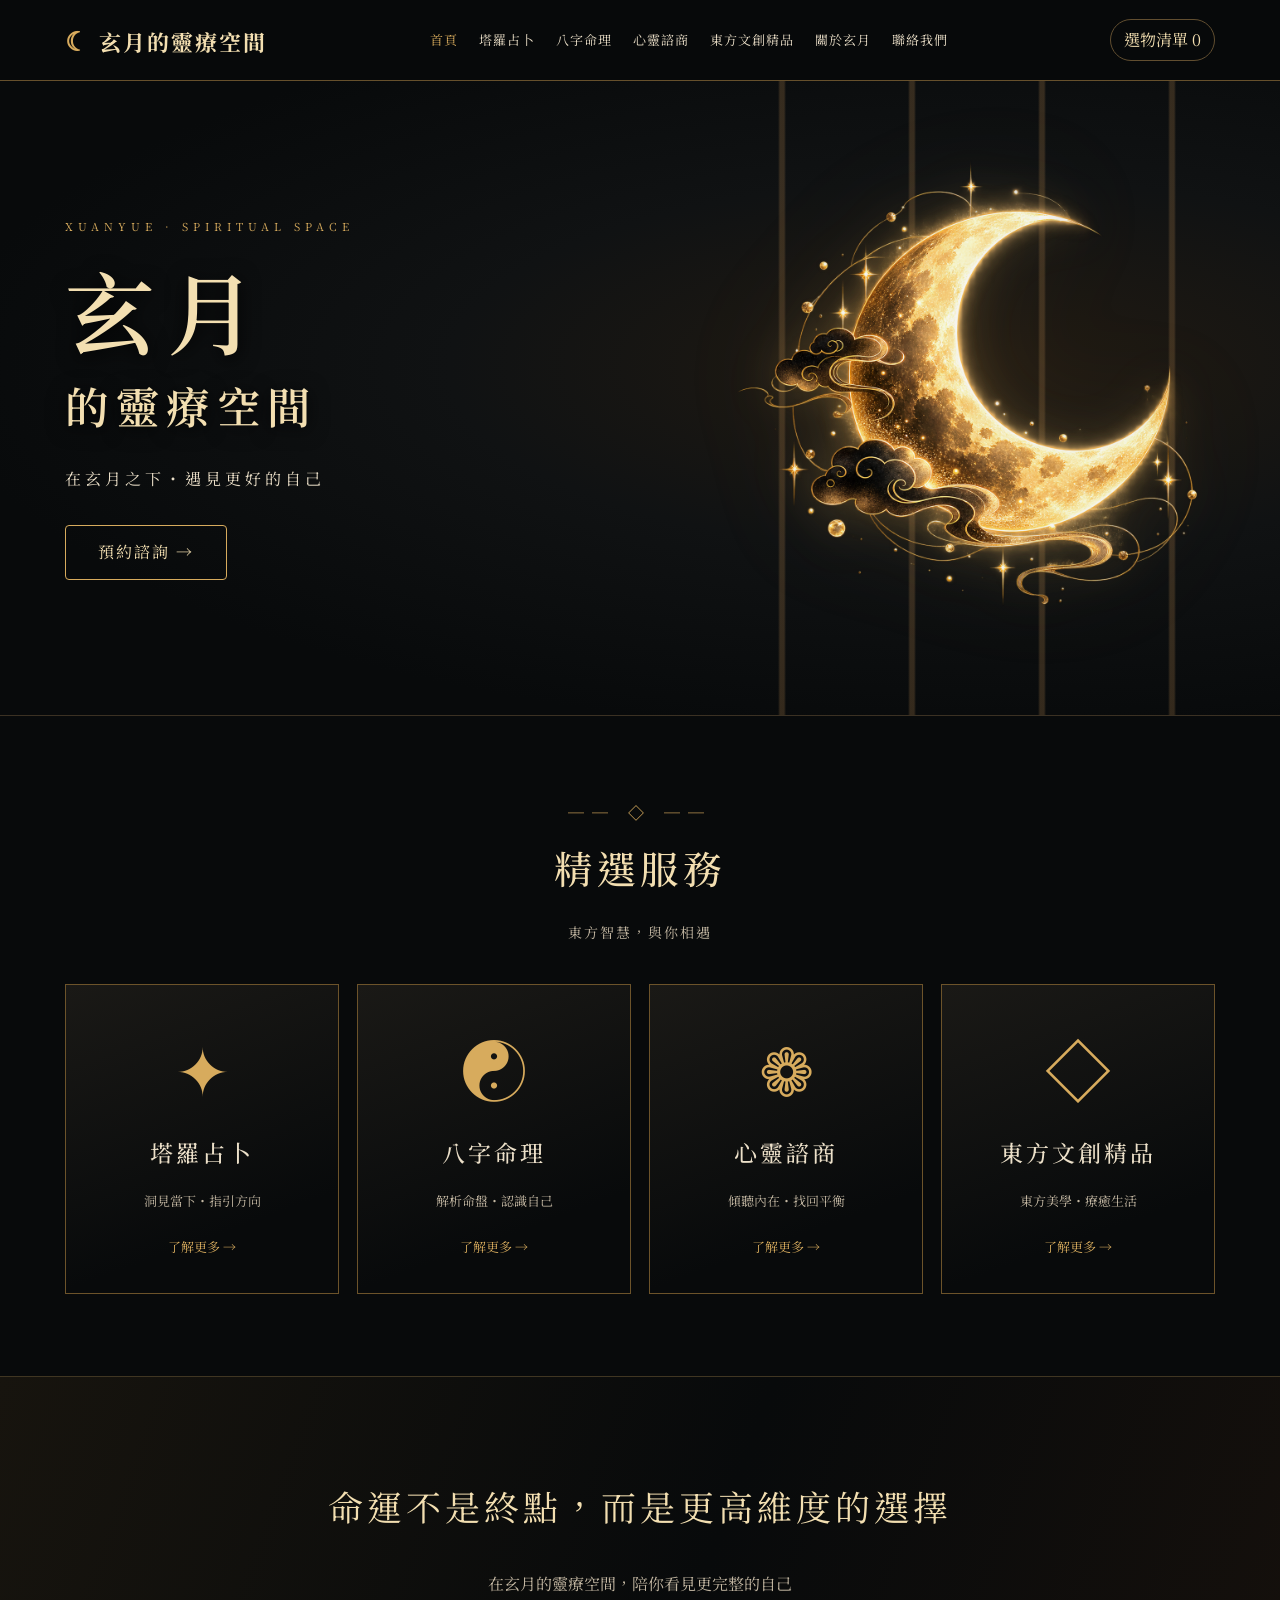
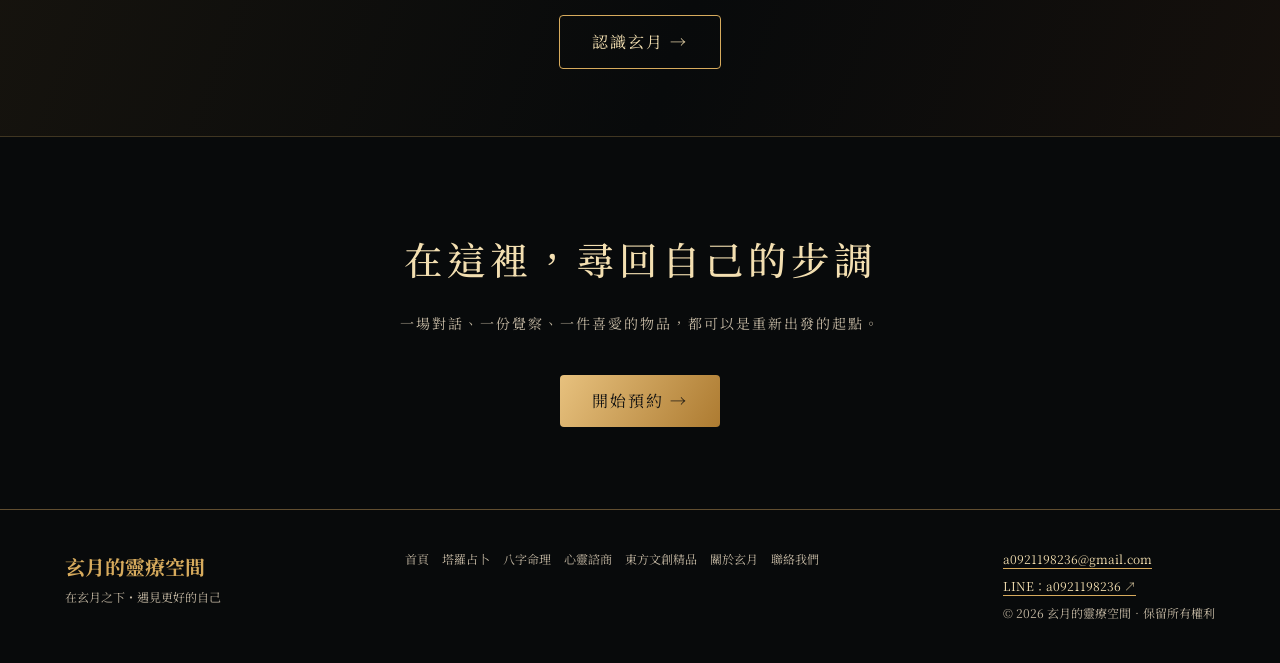
<file: index.html>
<!doctype html>
<html lang="zh-Hant"><head><meta charset="UTF-8"><meta name="viewport" content="width=device-width,initial-scale=1"><meta name="theme-color" content="#080a0b"><meta name="description" content="玄月的靈療空間｜塔羅占卜、八字命理、心靈諮商與東方文創精品。於玄月之下，遇見更好的自己。"><title>首頁｜玄月的靈療空間</title><link rel="stylesheet" href="styles.css"></head>
<body data-page="home"><div id="app"></div><script src="app.js" defer></script></body></html>
</file>
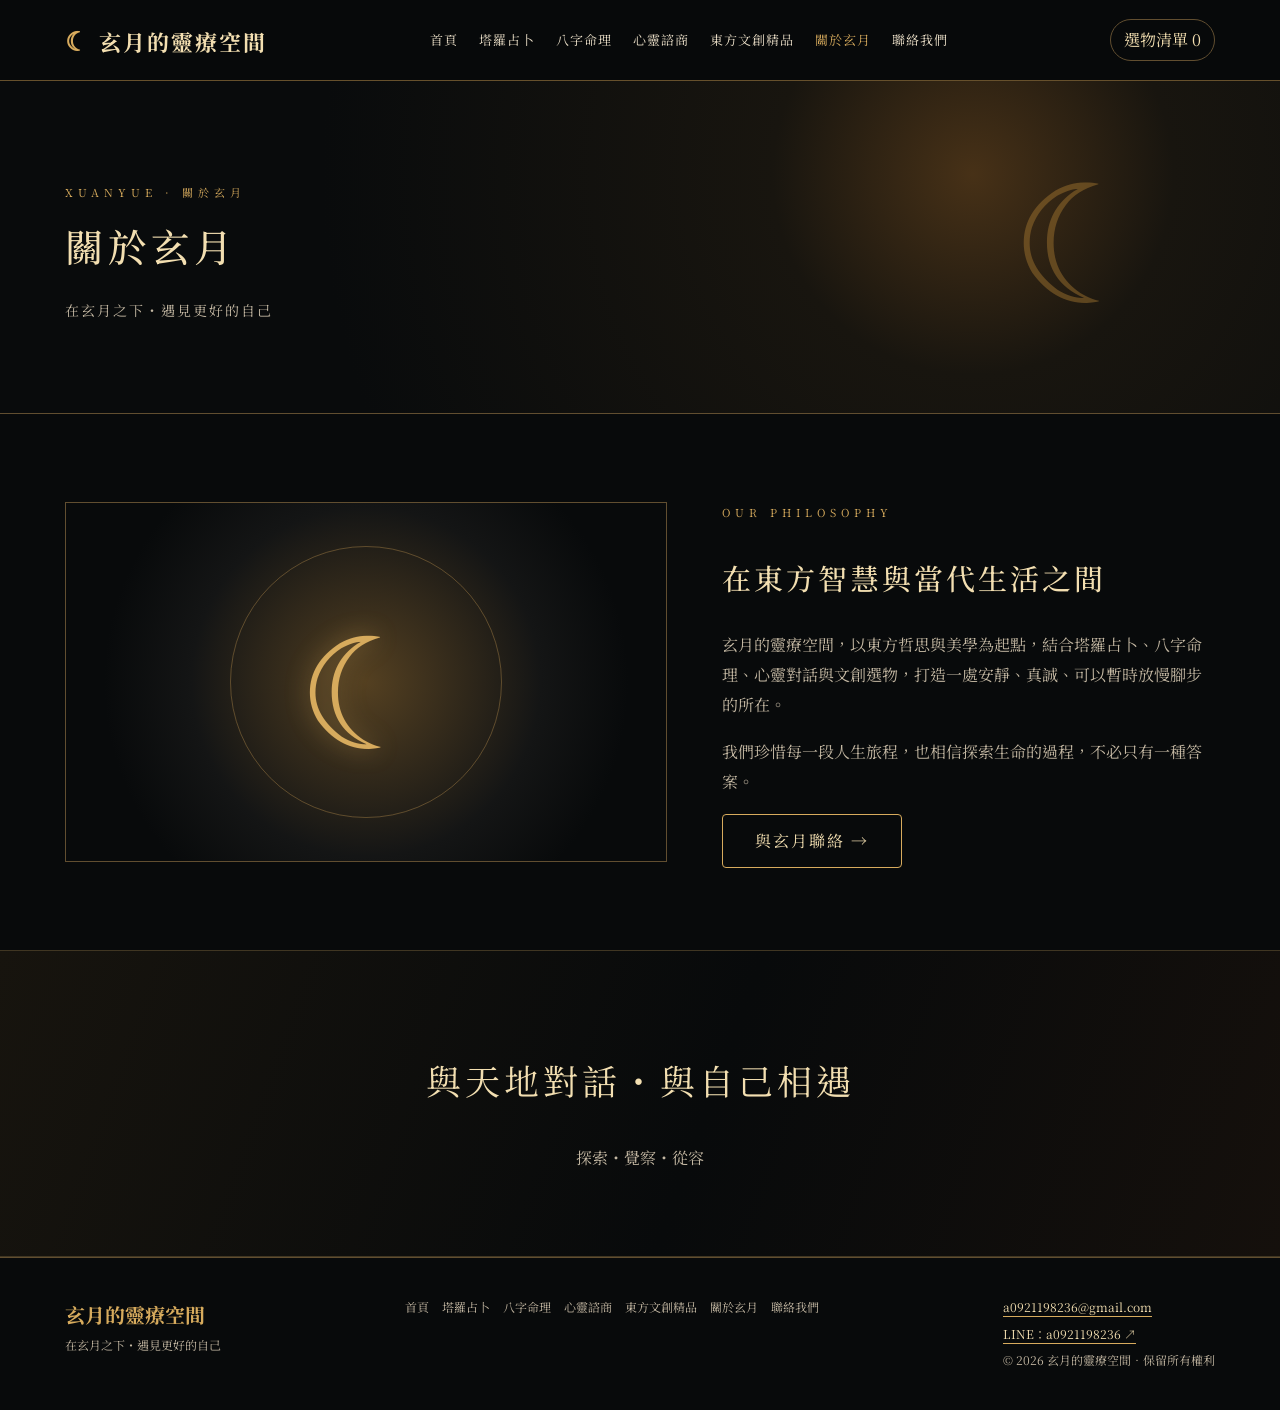
<file: about.html>
<!doctype html>
<html lang="zh-Hant"><head><meta charset="UTF-8"><meta name="viewport" content="width=device-width,initial-scale=1"><meta name="theme-color" content="#080a0b"><meta name="description" content="玄月的靈療空間｜塔羅占卜、八字命理、心靈諮商與東方文創精品。於玄月之下，遇見更好的自己。"><title>關於玄月｜玄月的靈療空間</title><link rel="stylesheet" href="styles.css"></head>
<body data-page="about"><div id="app"></div><script src="app.js" defer></script></body></html>
</file>
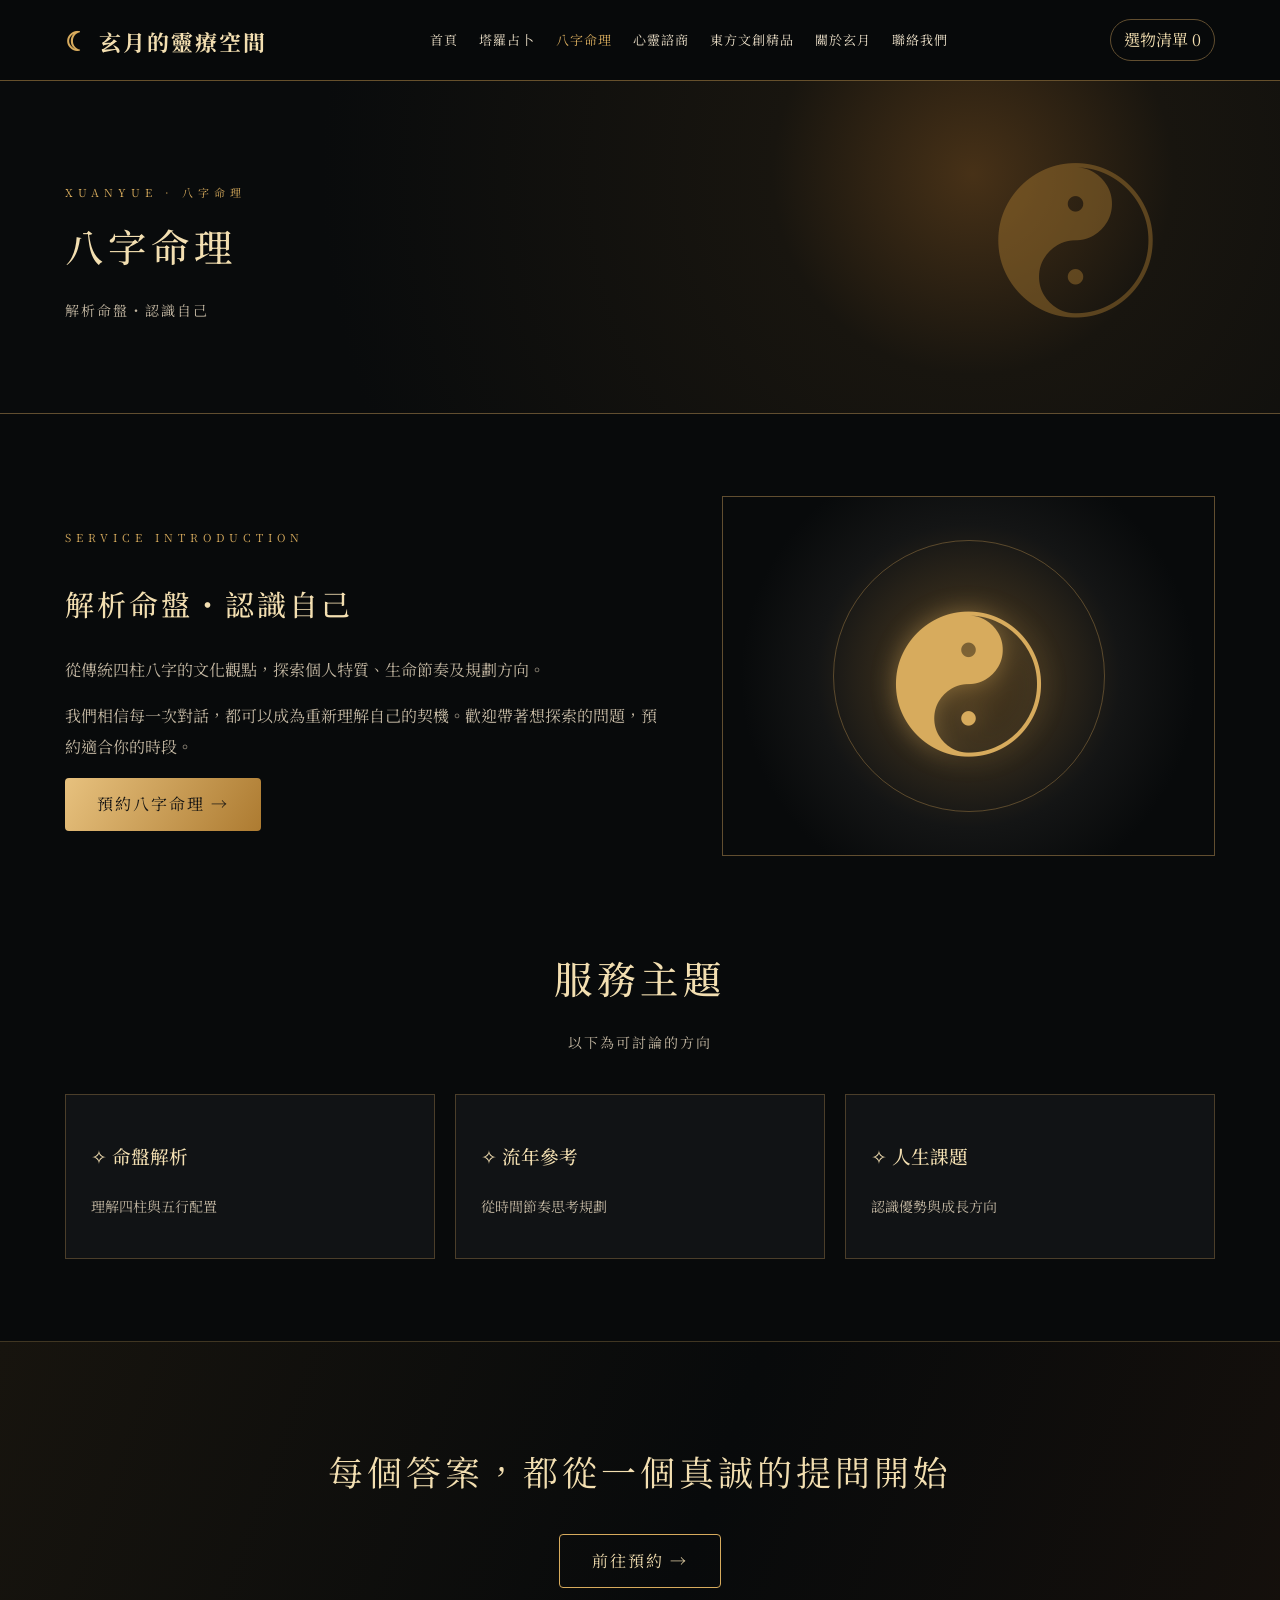
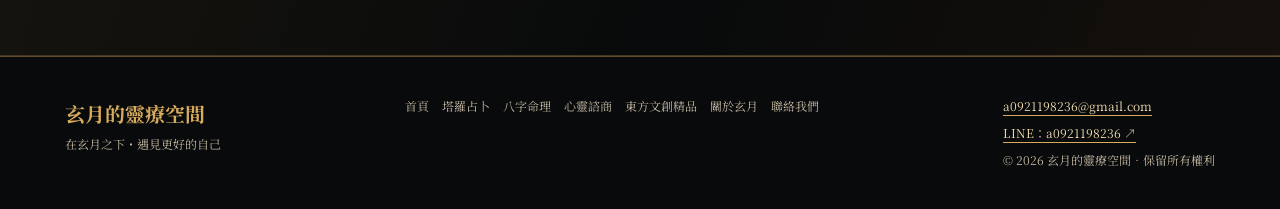
<file: bazi.html>
<!doctype html>
<html lang="zh-Hant"><head><meta charset="UTF-8"><meta name="viewport" content="width=device-width,initial-scale=1"><meta name="theme-color" content="#080a0b"><meta name="description" content="玄月的靈療空間｜塔羅占卜、八字命理、心靈諮商與東方文創精品。於玄月之下，遇見更好的自己。"><title>八字命理｜玄月的靈療空間</title><link rel="stylesheet" href="styles.css"></head>
<body data-page="bazi"><div id="app"></div><script src="app.js" defer></script></body></html>
</file>
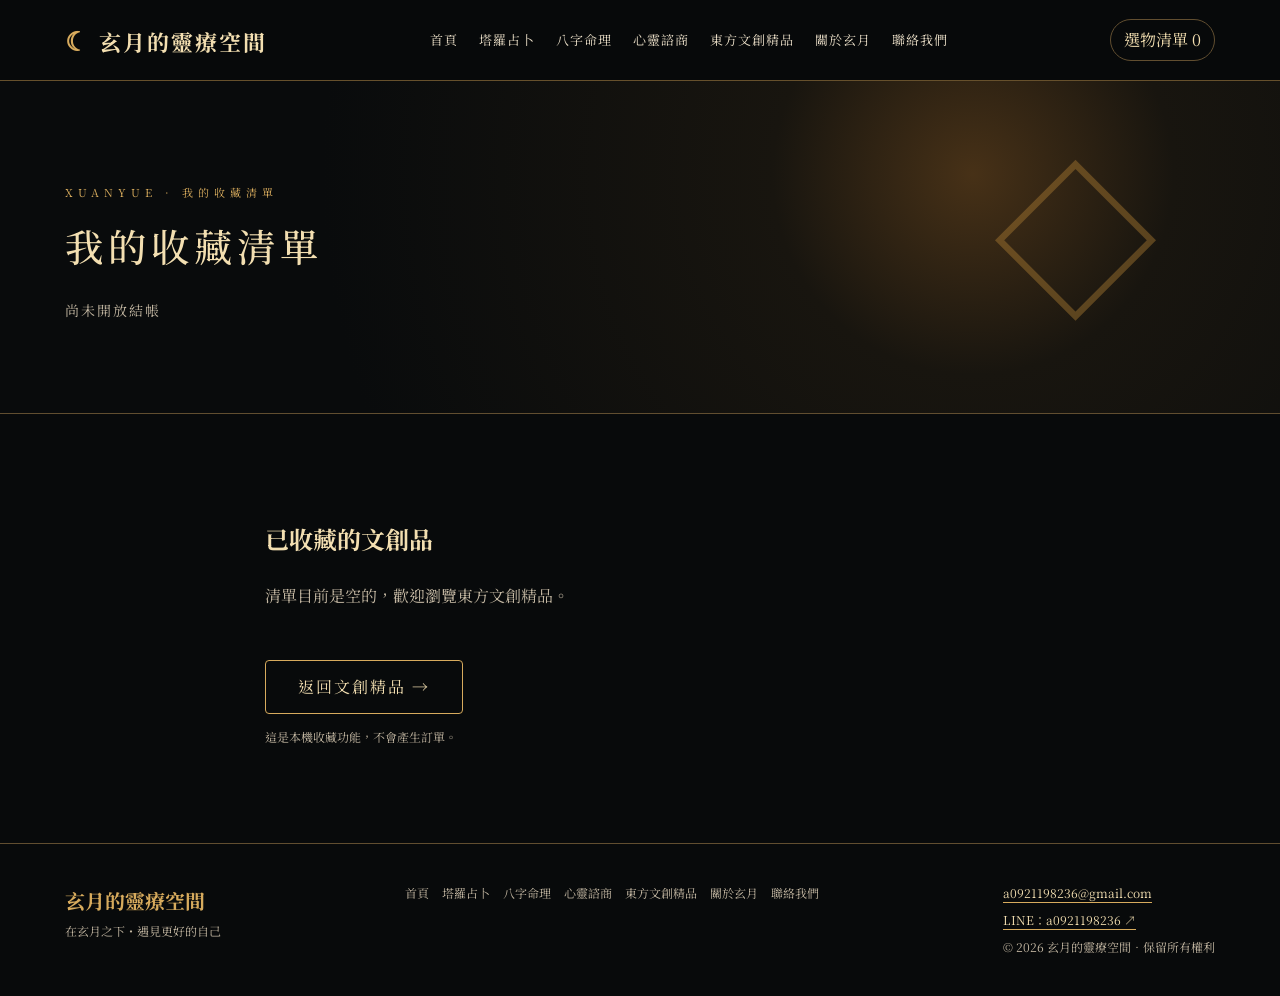
<file: cart.html>
<!doctype html>
<html lang="zh-Hant"><head><meta charset="UTF-8"><meta name="viewport" content="width=device-width,initial-scale=1"><meta name="theme-color" content="#080a0b"><meta name="description" content="玄月的靈療空間｜塔羅占卜、八字命理、心靈諮商與東方文創精品。於玄月之下，遇見更好的自己。"><title>選物收藏｜玄月的靈療空間</title><link rel="stylesheet" href="styles.css"></head>
<body data-page="cart"><div id="app"></div><script src="app.js" defer></script></body></html>
</file>
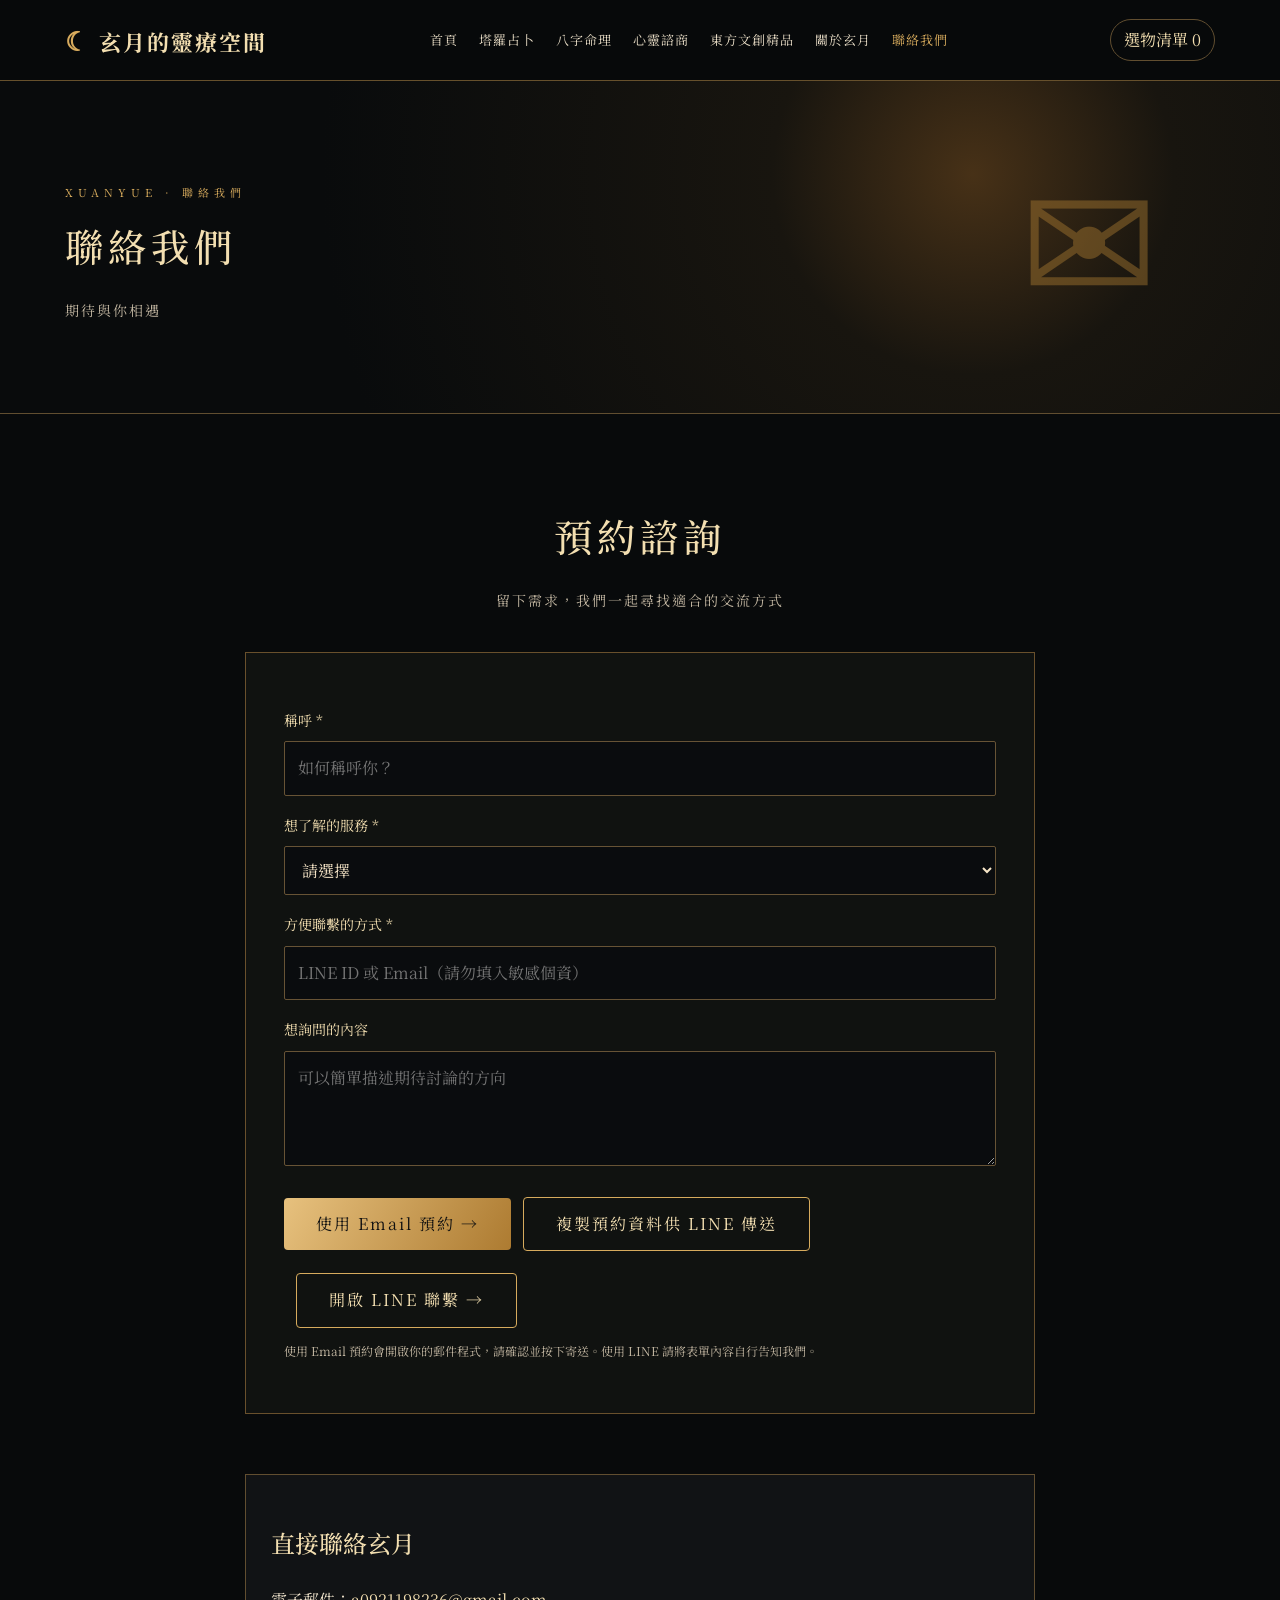
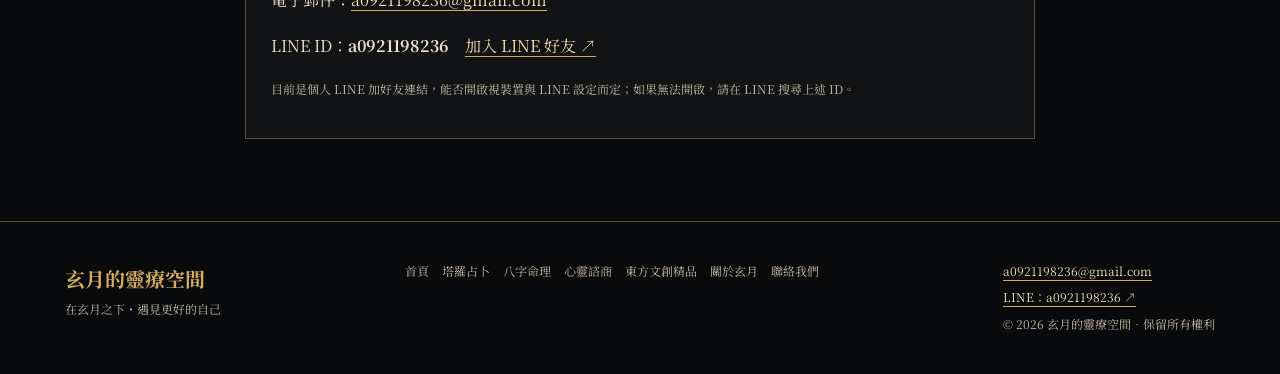
<file: contact.html>
<!doctype html>
<html lang="zh-Hant"><head><meta charset="UTF-8"><meta name="viewport" content="width=device-width,initial-scale=1"><meta name="theme-color" content="#080a0b"><meta name="description" content="玄月的靈療空間｜塔羅占卜、八字命理、心靈諮商與東方文創精品。於玄月之下，遇見更好的自己。"><title>聯絡我們｜玄月的靈療空間</title><link rel="stylesheet" href="styles.css"></head>
<body data-page="contact"><div id="app"></div><script src="app.js" defer></script></body></html>
</file>
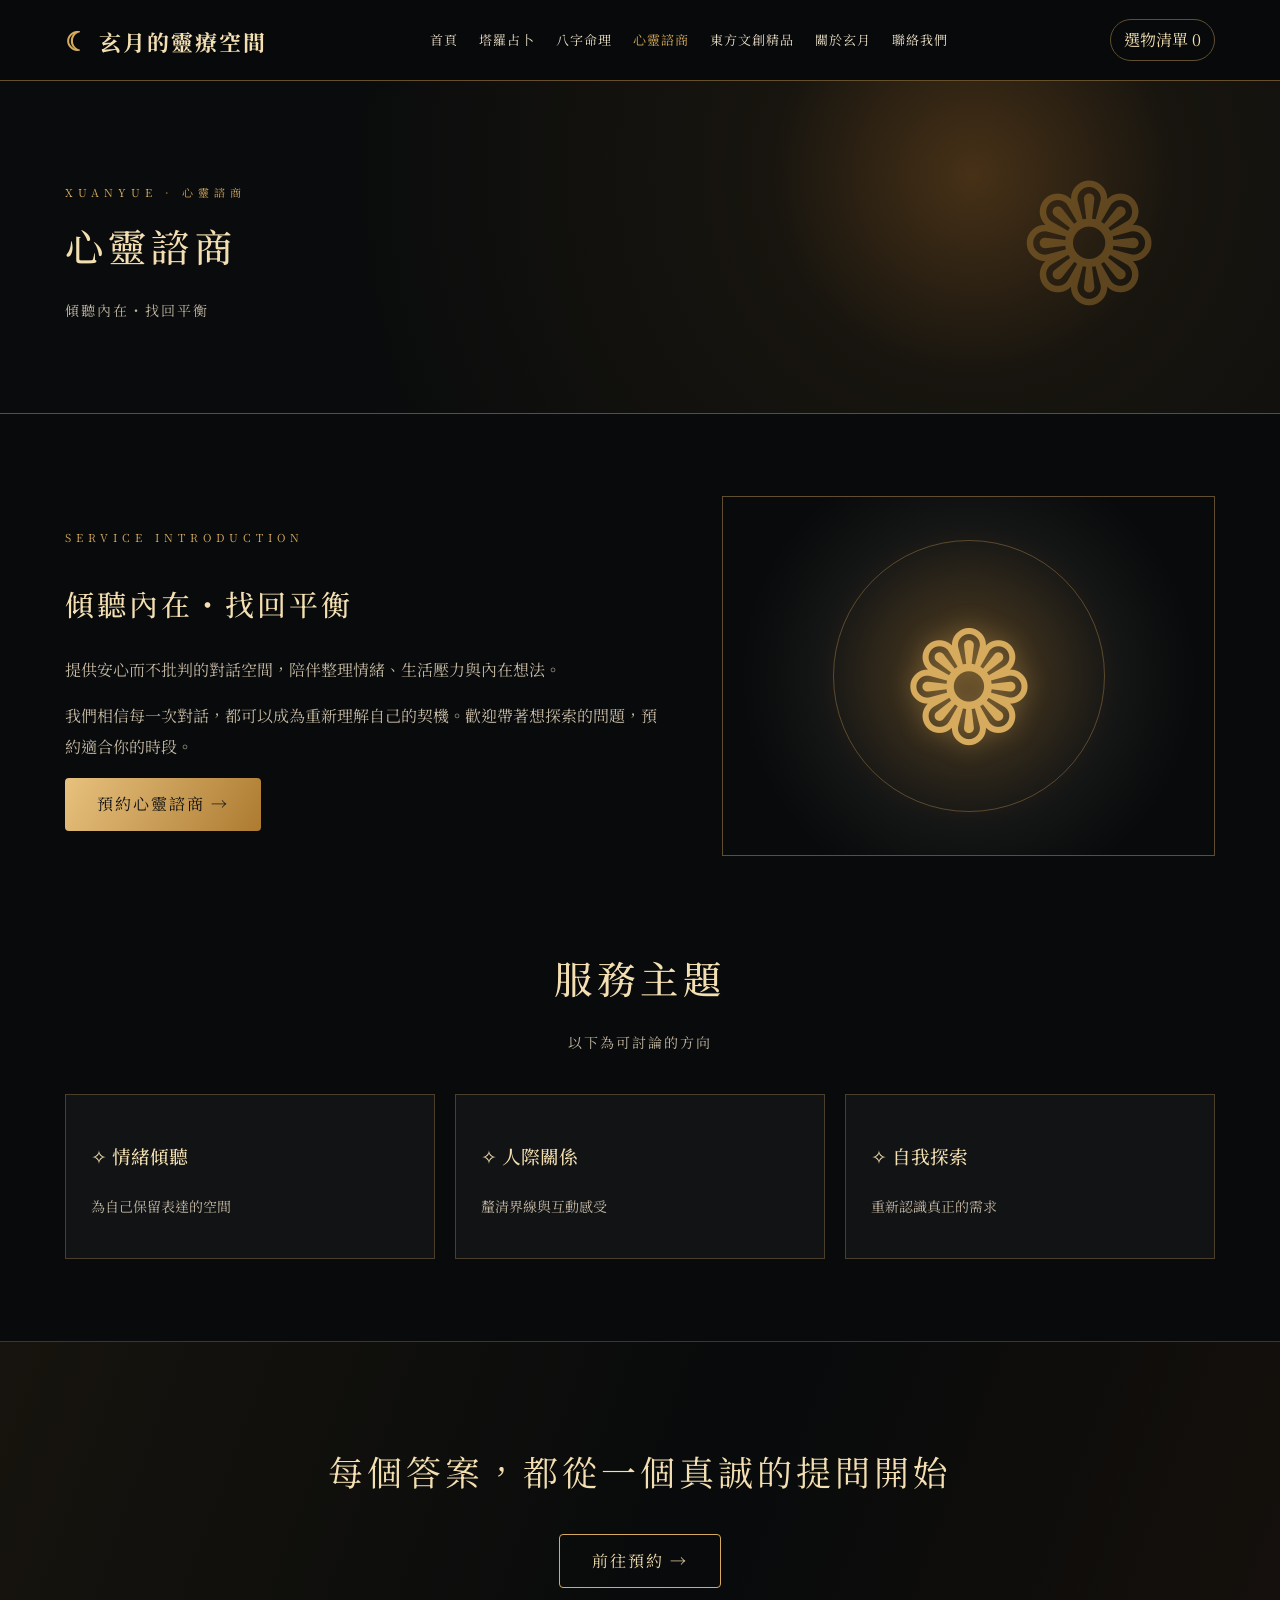
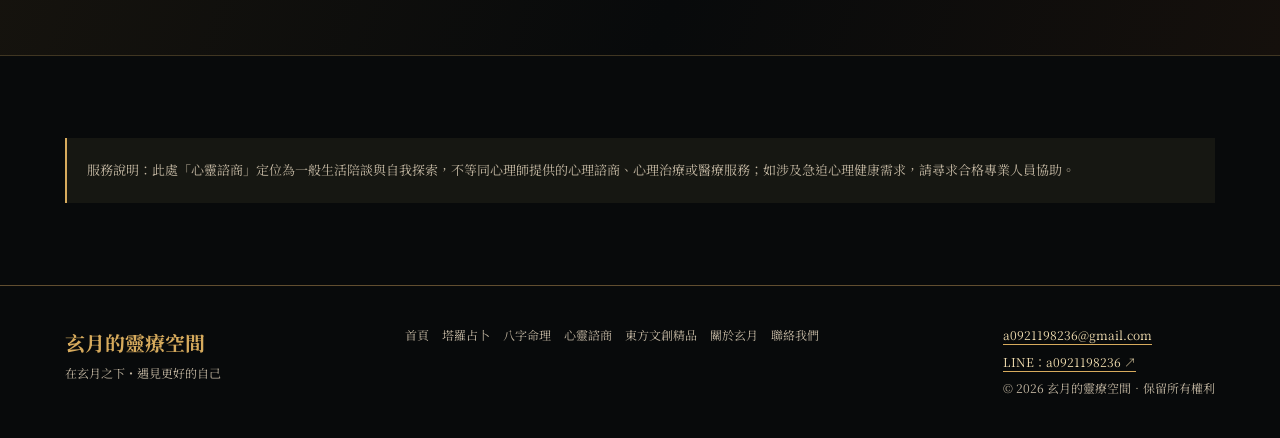
<file: counsel.html>
<!doctype html>
<html lang="zh-Hant"><head><meta charset="UTF-8"><meta name="viewport" content="width=device-width,initial-scale=1"><meta name="theme-color" content="#080a0b"><meta name="description" content="玄月的靈療空間｜塔羅占卜、八字命理、心靈諮商與東方文創精品。於玄月之下，遇見更好的自己。"><title>心靈諮商｜玄月的靈療空間</title><link rel="stylesheet" href="styles.css"></head>
<body data-page="counsel"><div id="app"></div><script src="app.js" defer></script></body></html>
</file>
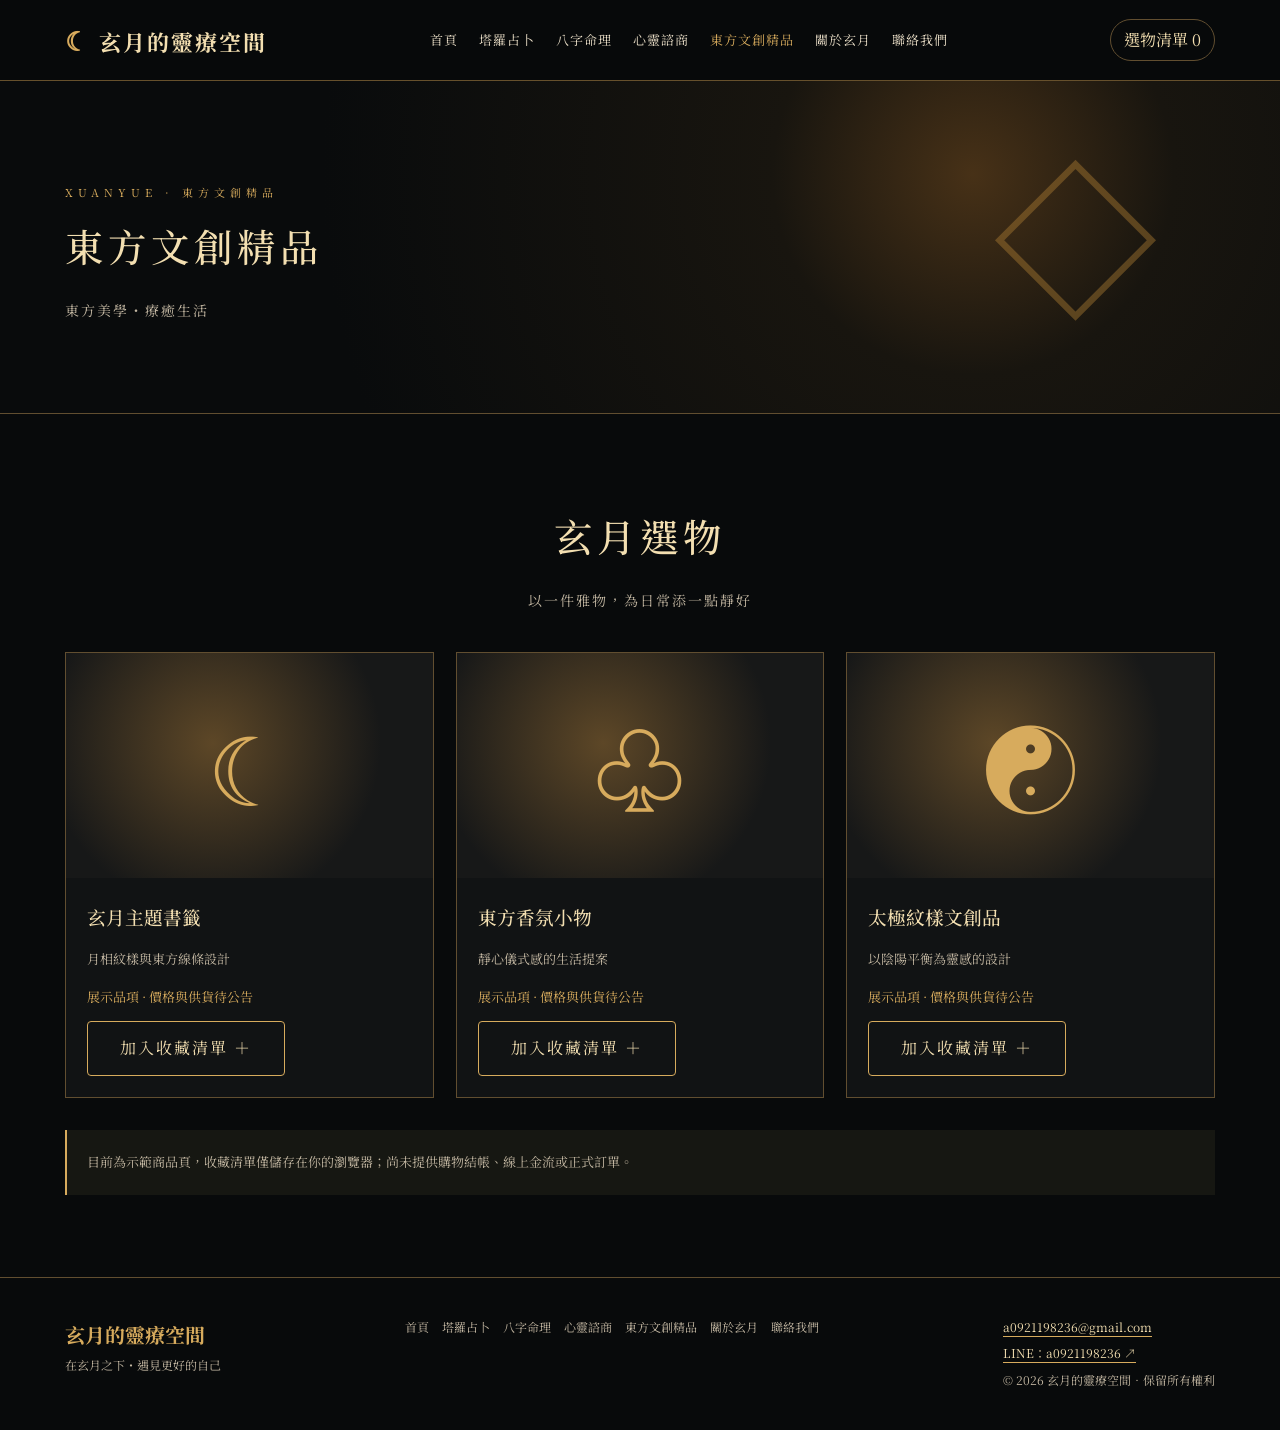
<file: shop.html>
<!doctype html>
<html lang="zh-Hant"><head><meta charset="UTF-8"><meta name="viewport" content="width=device-width,initial-scale=1"><meta name="theme-color" content="#080a0b"><meta name="description" content="玄月的靈療空間｜塔羅占卜、八字命理、心靈諮商與東方文創精品。於玄月之下，遇見更好的自己。"><title>東方文創精品｜玄月的靈療空間</title><link rel="stylesheet" href="styles.css"></head>
<body data-page="shop"><div id="app"></div><script src="app.js" defer></script></body></html>
</file>
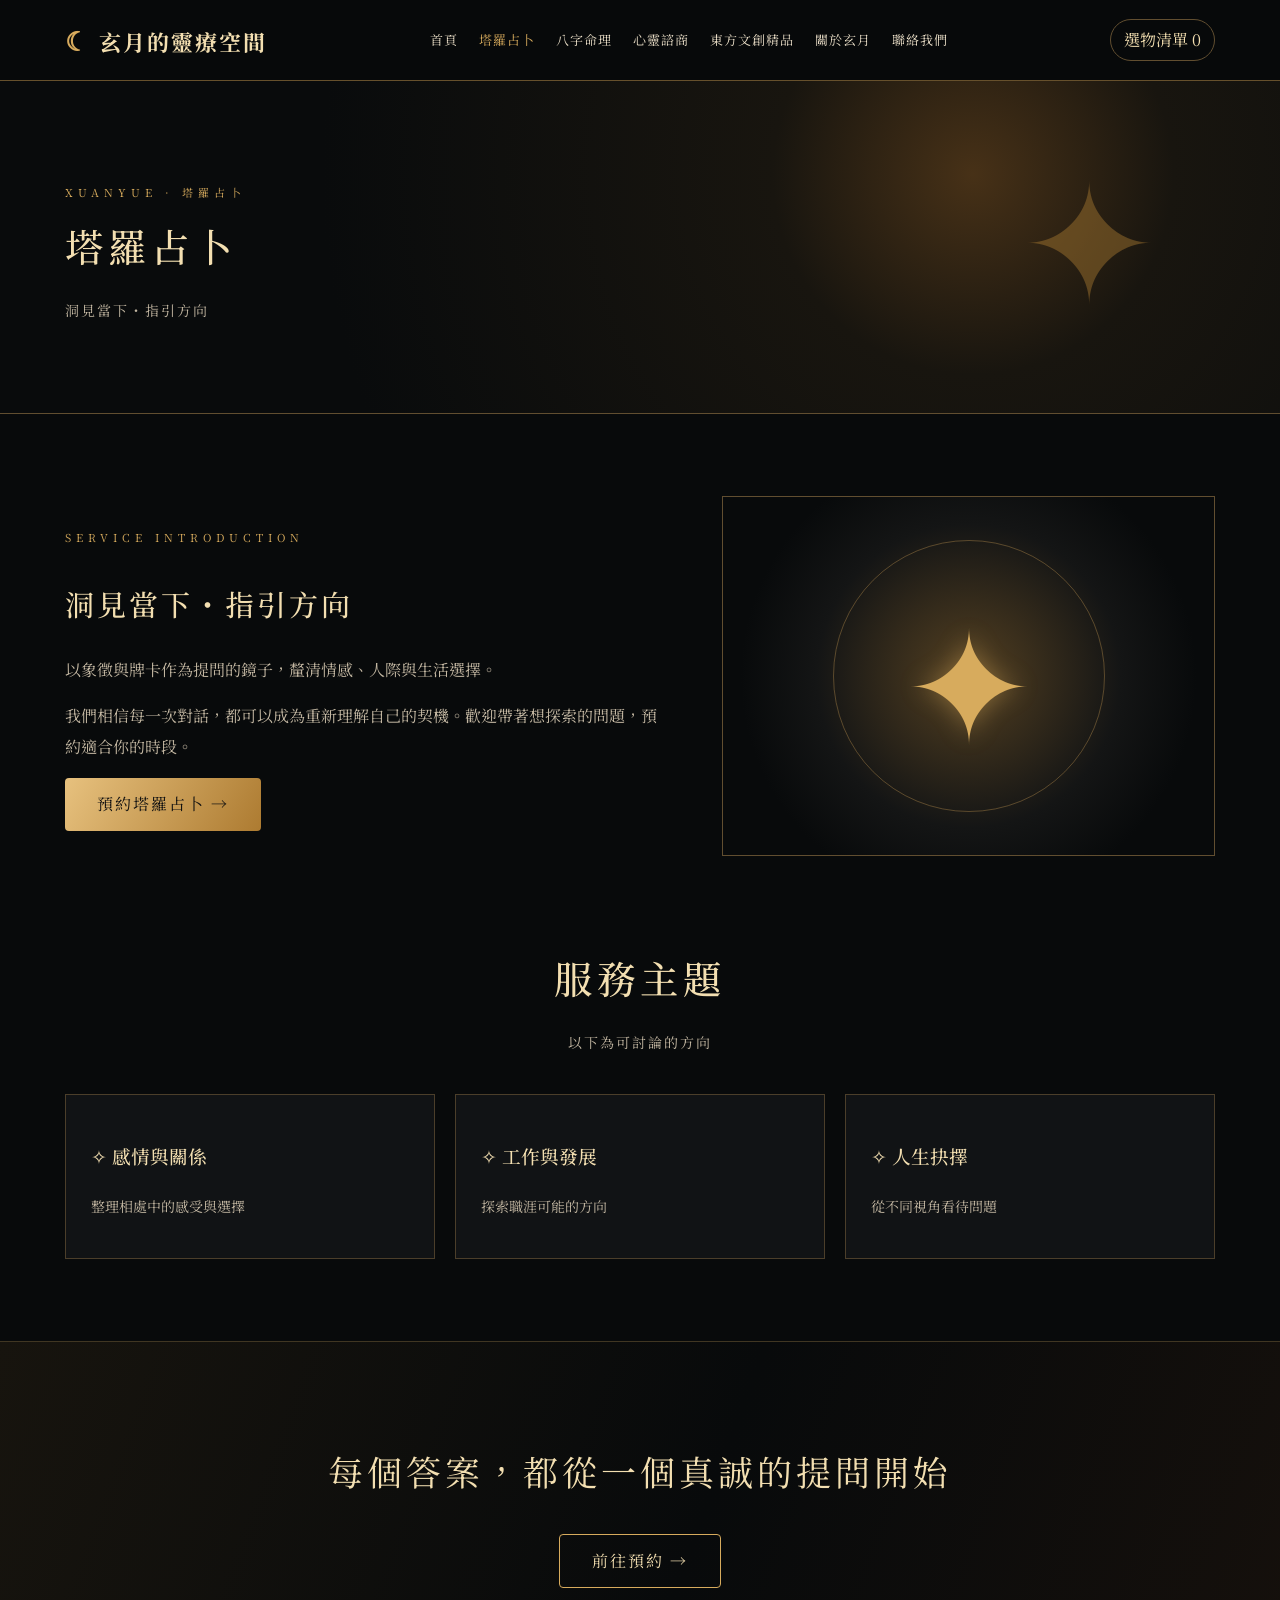
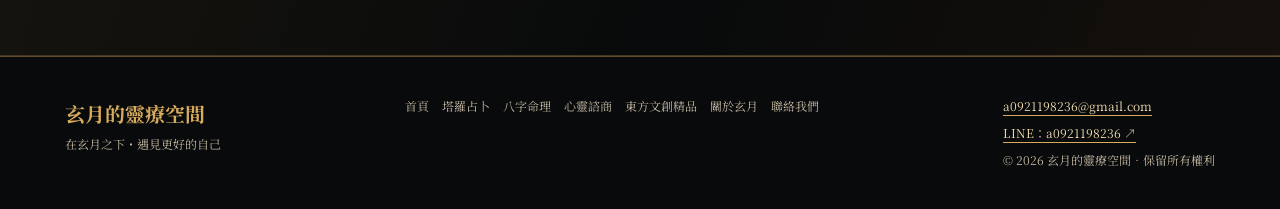
<file: tarot.html>
<!doctype html>
<html lang="zh-Hant"><head><meta charset="UTF-8"><meta name="viewport" content="width=device-width,initial-scale=1"><meta name="theme-color" content="#080a0b"><meta name="description" content="玄月的靈療空間｜塔羅占卜、八字命理、心靈諮商與東方文創精品。於玄月之下，遇見更好的自己。"><title>塔羅占卜｜玄月的靈療空間</title><link rel="stylesheet" href="styles.css"></head>
<body data-page="tarot"><div id="app"></div><script src="app.js" defer></script></body></html>
</file>
<file: styles.css>
@import url('https://fonts.googleapis.com/css2?family=Noto+Serif+TC:wght@400;500;600;700&display=swap');
:root{--bg:#080a0b;--panel:#101315;--gold:#d7ab5d;--light:#f3dfb1;--muted:#c4b8a3;--line:#614e30;--cream:#ece0c9}*{box-sizing:border-box}html{scroll-behavior:smooth}body{margin:0;background:var(--bg);color:var(--cream);font:16px/1.9 'Noto Serif TC','Songti TC',serif}a{color:inherit;text-decoration:none}button,input,select,textarea{font:inherit}button{cursor:pointer}button:focus-visible,a:focus-visible,input:focus-visible,textarea:focus-visible,select:focus-visible{outline:2px solid var(--gold);outline-offset:3px}.wrap{width:min(1150px,calc(100% - 44px));margin:auto}header{position:sticky;top:0;z-index:30;border-bottom:1px solid #66502c;background:#080a0bf2;backdrop-filter:blur(18px)}.nav{min-height:80px;display:flex;align-items:center;gap:25px;justify-content:space-between}.brand{color:var(--light);font-size:22px;letter-spacing:2px;font-weight:700;white-space:nowrap}.brand::before{content:'☾';color:var(--gold);margin-right:9px;font-size:26px}.links{display:flex;gap:21px;align-items:center}.links a{font-size:13px;letter-spacing:1px;white-space:nowrap}.links a:hover,.links a.active{color:var(--gold)}.cart{color:var(--light);background:transparent;border:1px solid var(--line);border-radius:30px;padding:5px 13px}.menu-toggle{display:none;border:1px solid var(--line);color:var(--gold);background:none;padding:4px 12px}.hero{position:relative;min-height:635px;overflow:hidden;display:flex;align-items:center;border-bottom:1px solid #3b3123;background:radial-gradient(ellipse at 76% 45%,#221b12 0%,#101213 38%,#080a0b 75%)}.hero-moon-wrap{position:absolute;right:4%;top:8%;width:min(46vw,520px);z-index:1;pointer-events:none;filter:drop-shadow(0 0 22px rgba(215,171,93,.22)) drop-shadow(0 0 52px rgba(215,171,93,.10))}.hero-moon-image{display:block;width:100%;height:auto;opacity:.98}.shoji{position:absolute;right:0;top:0;bottom:0;width:47%;opacity:.3;background:repeating-linear-gradient(90deg,transparent 0 100px,#987143 102px 106px,transparent 108px 130px)}.hero-copy{position:relative;z-index:2;padding:82px 0;max-width:620px}.eyebrow{text-transform:uppercase;letter-spacing:5px;color:var(--gold);font-size:11px}.hero h1{color:var(--light);font-size:clamp(48px,7vw,98px);letter-spacing:.13em;line-height:1.3;margin:15px 0 0;font-weight:600;text-shadow:0 3px 20px #000}.hero h1 small{display:block;font-size:clamp(24px,3.4vw,44px);letter-spacing:.15em;margin-top:8px}.hero p{letter-spacing:4px;font-size:16px;color:var(--cream);margin:31px 0}.btn{display:inline-block;border:1px solid var(--gold);border-radius:4px;background:transparent;color:var(--light);padding:11px 32px;letter-spacing:2px;transition:.2s}.btn:hover{background:var(--gold);color:#14100a}.btn.gold{background:linear-gradient(120deg,#e7c17e,#ad7b31);color:#111;border:none}.btn.gold:hover{filter:brightness(1.15)}section{padding:82px 0}.section-head{text-align:center;margin-bottom:38px}.section-head h2,.page-head h1{font-weight:500;color:var(--light);font-size:clamp(27px,3vw,40px);letter-spacing:5px;margin:4px 0 8px}.section-head p,.page-head p{color:var(--muted);font-size:14px;letter-spacing:2px}.ornament{color:var(--gold);letter-spacing:8px}.services{display:grid;grid-template-columns:repeat(4,1fr);gap:18px}.service-card{background:linear-gradient(160deg,#1a1916,#080a0b 75%);border:1px solid #6c532a;min-height:310px;padding:29px 17px;text-align:center;display:flex;flex-direction:column;align-items:center;justify-content:center;transition:.25s}.service-card:hover{transform:translateY(-6px);border-color:var(--light);box-shadow:0 10px 30px #000}.service-icon{font-size:66px;color:var(--gold);height:104px;line-height:100px}.service-card h3{font-size:23px;letter-spacing:3px;font-weight:500;margin:9px 0}.service-card p{font-size:13px;color:var(--muted);margin:5px 0 22px}.service-card span:last-child{color:var(--gold);font-size:13px}.statement{background:linear-gradient(110deg,#17140e,#080a0b 55%,#15100c);border-block:1px solid #403622;text-align:center;padding:67px 20px}.statement h2{font-size:clamp(21px,3vw,35px);font-weight:400;color:var(--light);letter-spacing:4px}.statement p{color:var(--muted)}.page-head{background:radial-gradient(circle at 76% 28%,#473117 0%,#18150f 20%,#090b0c 65%);padding:95px 0 75px;border-bottom:1px solid var(--line);min-height:320px}.page-head .wrap{position:relative}.page-head .mark{position:absolute;right:5%;top:-27px;font-size:165px;color:#ad7e3270;line-height:1}.two-col{display:grid;grid-template-columns:1.1fr .9fr;gap:55px;align-items:center}.prose h2{color:var(--light);font-size:29px;font-weight:500;letter-spacing:3px}.prose p{color:var(--muted)}.art{border:1px solid var(--line);background:radial-gradient(circle at center,#544021 0%,#141515 50%,#080a0b 75%);height:360px;display:grid;place-items:center;position:relative;overflow:hidden}.art .symbol{font-size:155px;color:var(--gold);text-shadow:0 0 25px #d7ab5d6e}.art:after{content:'';position:absolute;width:270px;height:270px;border:1px solid #bc924e66;border-radius:50%}.features{display:grid;grid-template-columns:repeat(3,1fr);gap:20px}.feature{border:1px solid #4b3e2a;padding:25px;background:#111315}.feature h3{color:var(--light);font-weight:500}.feature p{color:var(--muted);font-size:14px}.booking{background:#101210;border:1px solid #69502c;padding:38px;max-width:790px;margin:0 auto}.booking label{display:block;margin:16px 0 8px;color:var(--light);font-size:14px}.booking input,.booking select,.booking textarea{width:100%;border:1px solid #675335;background:#0a0c0e;color:#f7e6c8;padding:11px 13px;border-radius:2px}.booking textarea{min-height:115px;resize:vertical}.booking .btn{margin-top:22px}.fineprint{font-size:12px;color:var(--muted)}.products{display:grid;grid-template-columns:repeat(3,1fr);gap:22px}.product{border:1px solid var(--line);background:#111314;overflow:hidden}.product-art{height:225px;background:radial-gradient(circle at 40% 40%,#5d4727,#171818 65%);display:grid;place-items:center;font-size:95px;color:var(--gold)}.product-body{padding:21px}.product h3{margin:0;color:var(--light);font-weight:500}.product p{color:var(--muted);font-size:13px}.product button{margin-top:12px}.product .price{color:var(--gold);font-size:13px}.footer{border-top:1px solid var(--line);padding:38px 0;color:var(--muted);font-size:12px}.footer-inner{display:flex;justify-content:space-between;gap:25px;flex-wrap:wrap}.footer b{color:var(--gold);font-size:20px}.footer-nav{display:flex;flex-wrap:wrap;gap:13px}.notebox{padding:20px;border-left:2px solid var(--gold);background:#161712;color:var(--muted);font-size:13px}.center{text-align:center}.spacer{height:32px}.cart-line{display:flex;justify-content:space-between;align-items:center;gap:15px;padding:14px 0;border-bottom:1px solid var(--line)}.muted{color:var(--muted)}.hidden{display:none!important}@media(max-width:900px){.links{display:none;position:absolute;top:79px;left:0;right:0;background:#0d0e0f;flex-direction:column;align-items:stretch;padding:22px;gap:17px;border-bottom:1px solid var(--line)}.links.open{display:flex}.menu-toggle{display:block}.nav{min-height:72px}.links{top:72px}.hero{min-height:570px}.hero-moon-wrap{right:-6%;top:12%;width:420px;opacity:.78}.services{grid-template-columns:repeat(2,1fr)}.features{grid-template-columns:repeat(2,1fr)}.products{grid-template-columns:repeat(2,1fr)}.two-col{grid-template-columns:1fr}.shoji{width:70%}}@media(max-width:560px){.brand{font-size:15px;letter-spacing:0}.nav{gap:8px}.wrap{width:min(100% - 30px,1150px)}.hero{min-height:520px}.hero-copy{padding:65px 0}.hero h1{font-size:57px}.hero h1 small{font-size:27px}.hero p{font-size:13px;letter-spacing:2px}.hero-moon-wrap{width:310px;top:15%;right:-26%;opacity:.55}.services,.features,.products{grid-template-columns:1fr}.service-card{min-height:245px}.booking{padding:20px}.page-head .mark{font-size:100px;right:0}.page-head{padding:66px 0;min-height:260px}section{padding:58px 0}}

/* 保留表單操作與無障礙輸入，其他展示文字避免一般選取複製 */
body{-webkit-user-select:none;user-select:none}input,textarea,select,[contenteditable],.allow-select{-webkit-user-select:text;user-select:text}
.footer-contacts{display:flex;flex-direction:column;gap:4px}.footer-contacts a,.contact-info a{color:var(--light);text-decoration:underline;text-decoration-color:var(--gold);text-underline-offset:4px}.contact-info{max-width:790px;margin:28px auto 0;padding:25px;border:1px solid var(--line);background:#111315}.contact-info h2{color:var(--light);font-weight:500}.contact-info p{overflow-wrap:anywhere}.secondary-action{margin:22px 0 0 12px}@media(max-width:560px){.secondary-action{display:block;width:max-content;margin:14px 0 0}}

/* 避免一般選取與拖曳；不影響表單填寫 */
body{-webkit-user-select:none;user-select:none}input,textarea,select{-webkit-user-select:text;user-select:text}img{-webkit-user-drag:none} .secondary-action{margin-top:12px;margin-right:12px}
</file>
